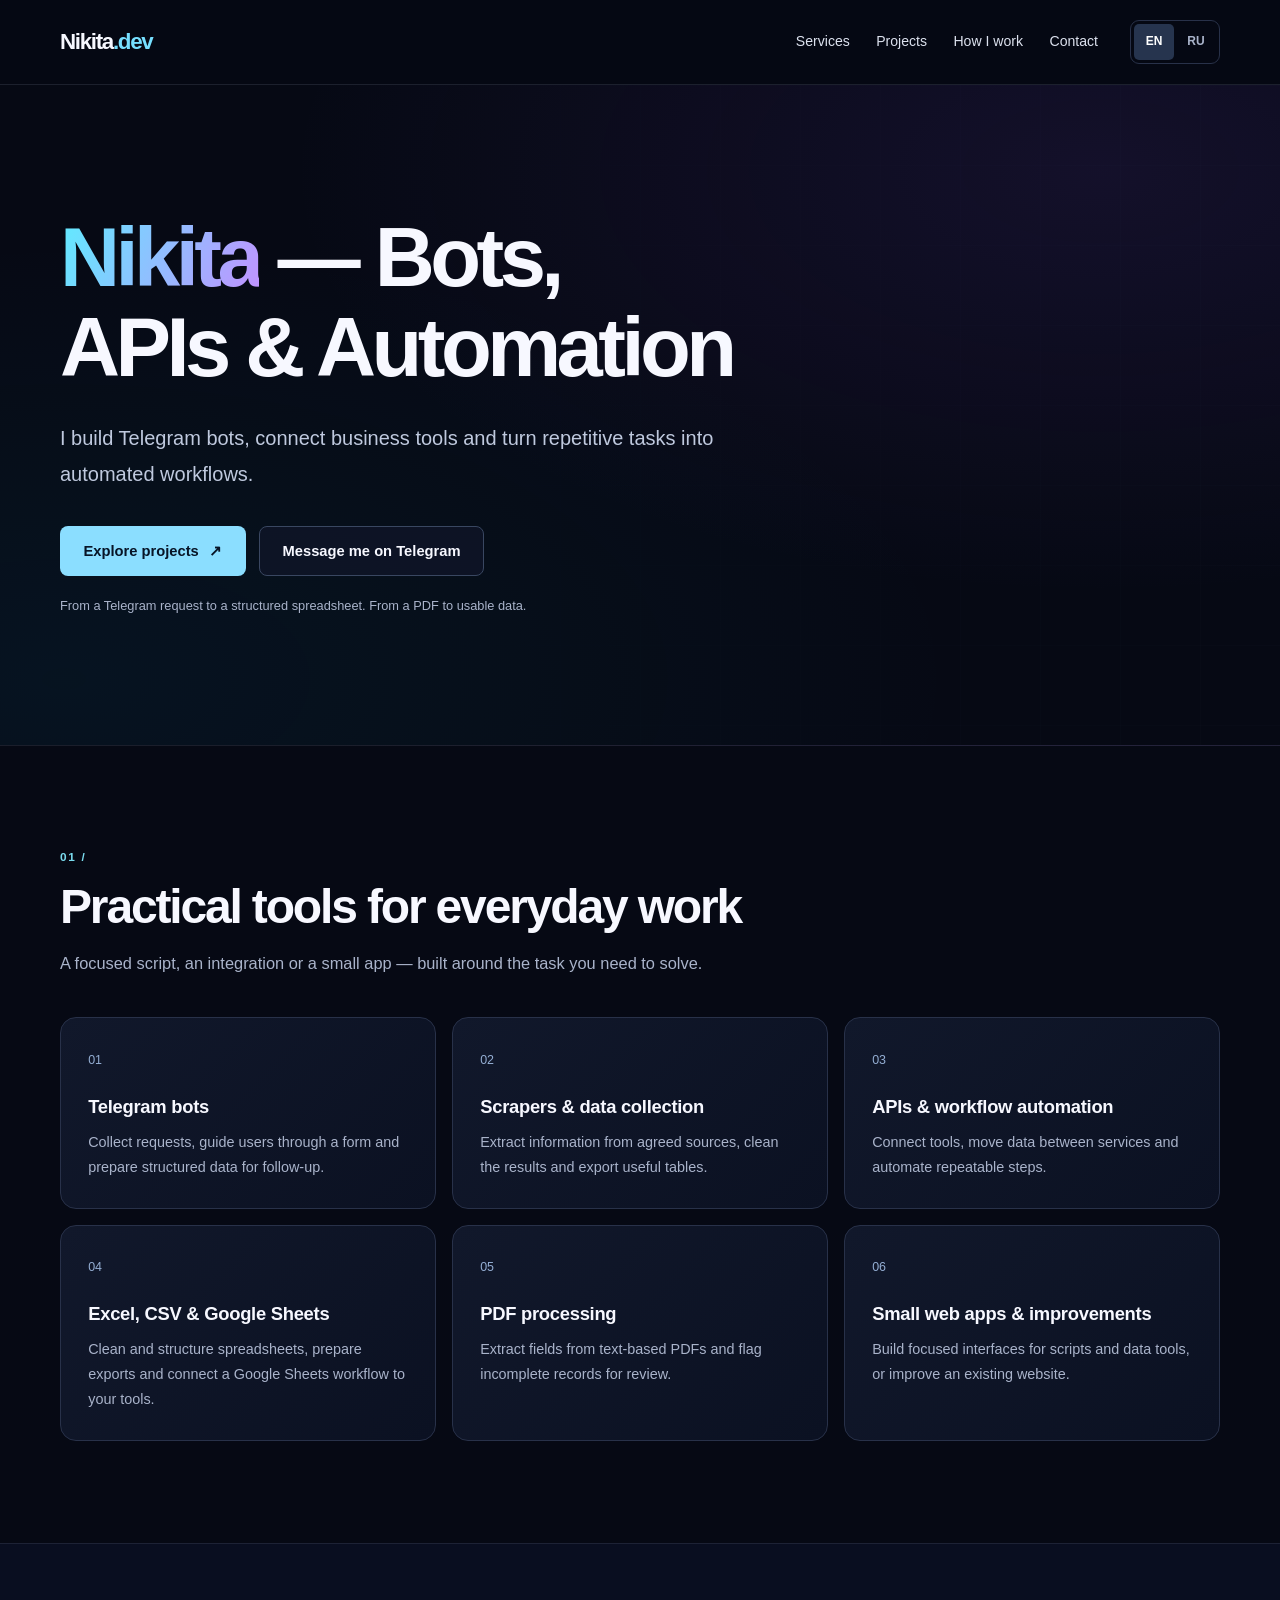
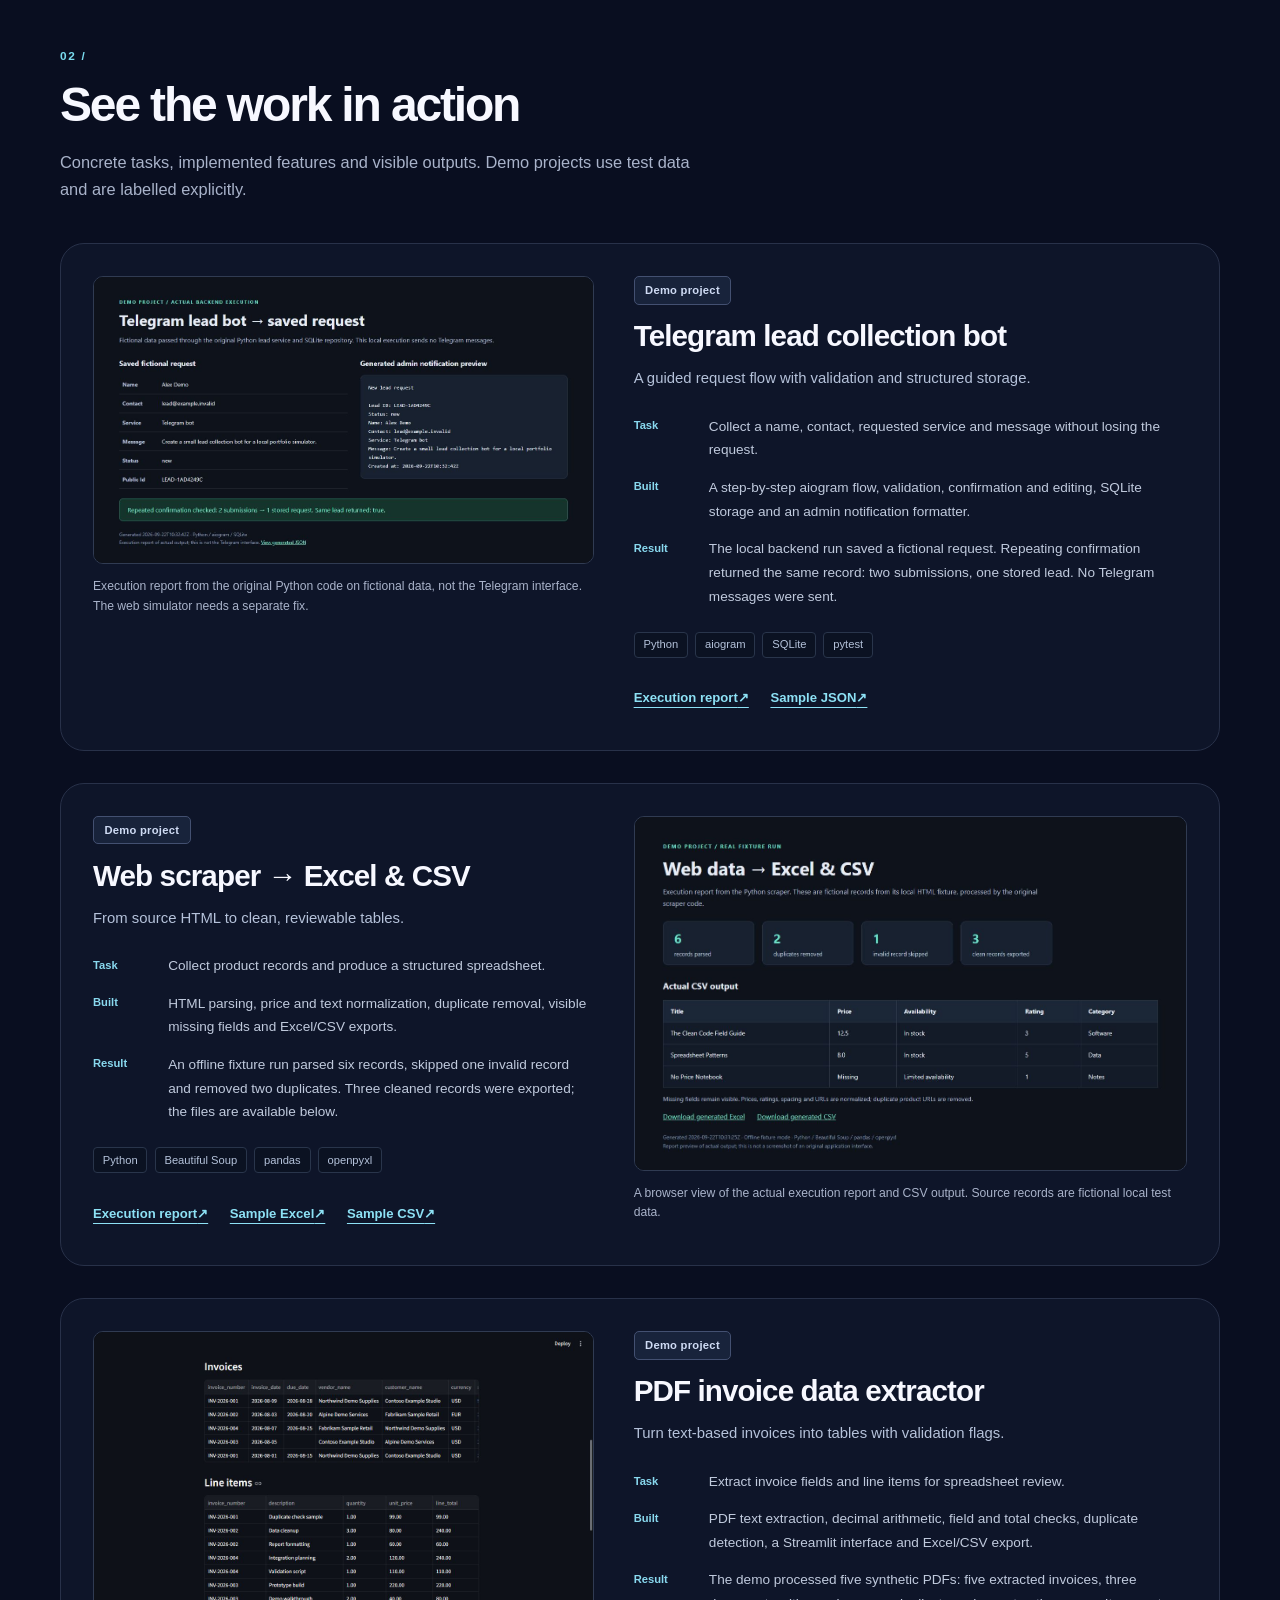
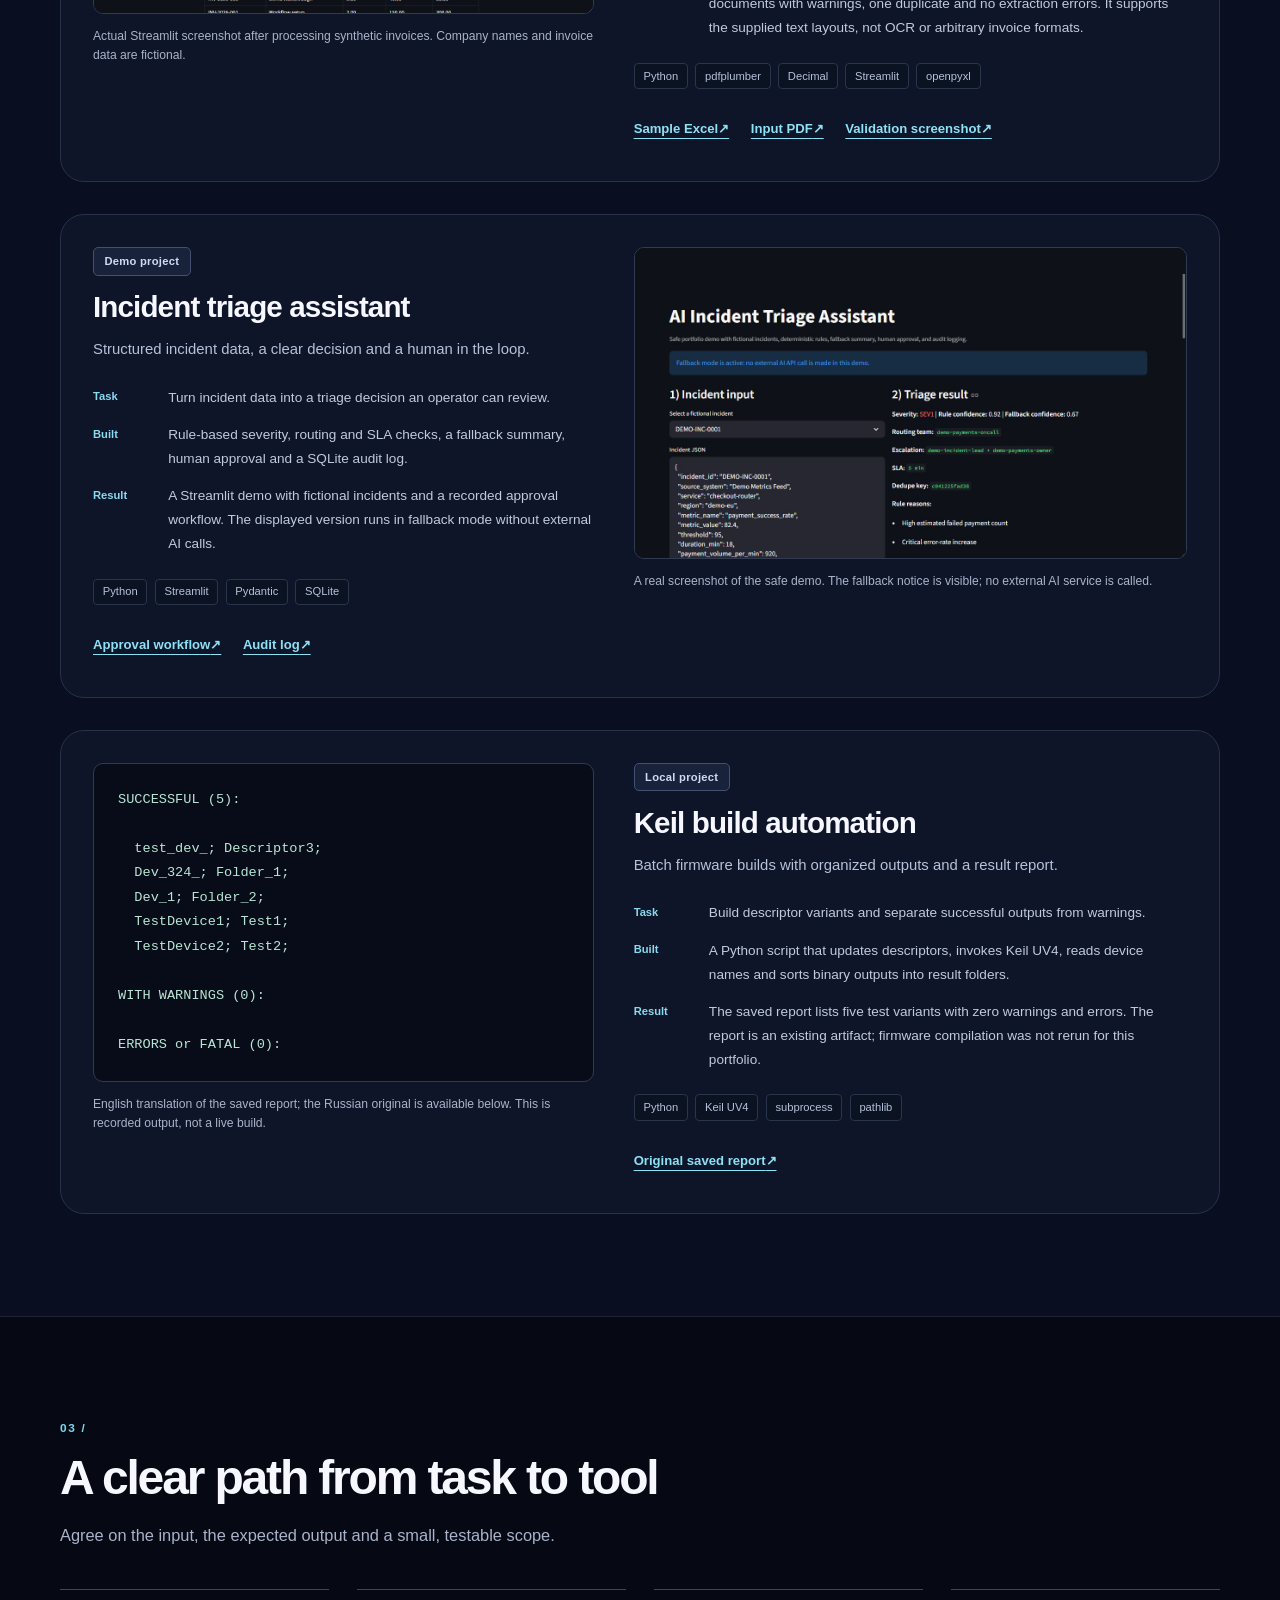
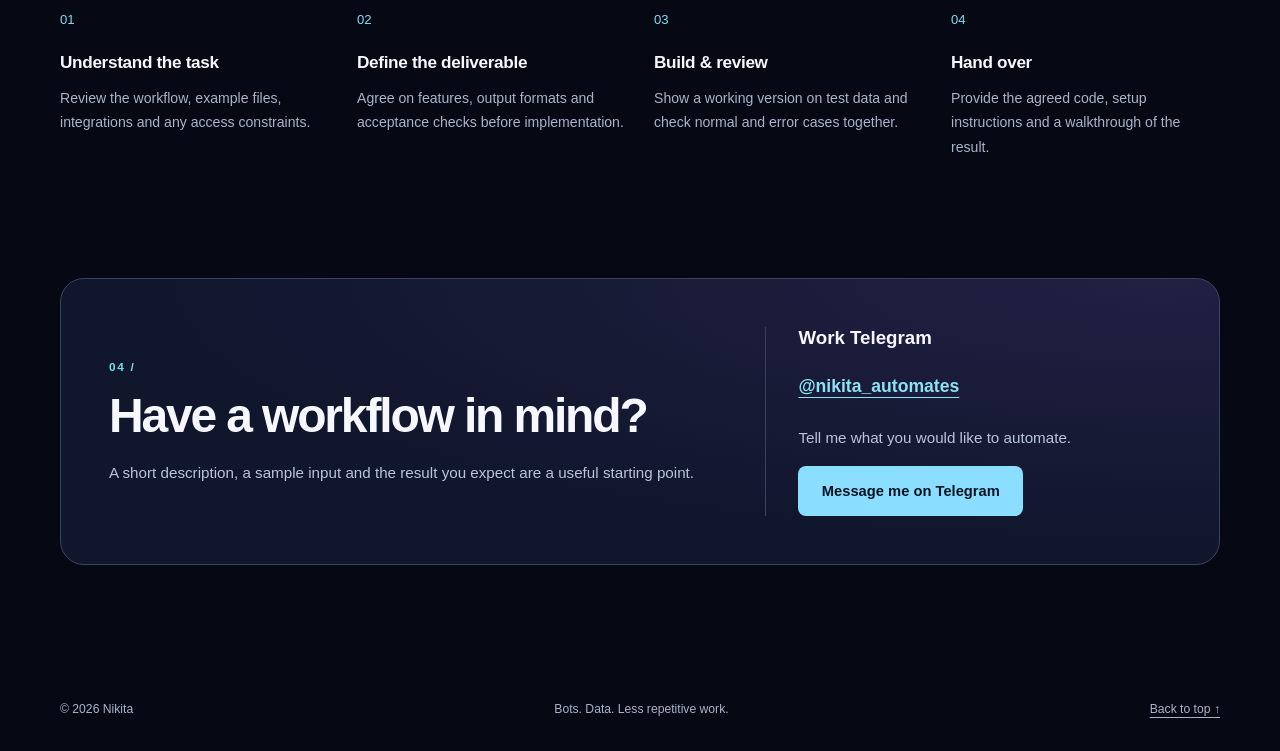
<file: index.html>
<!doctype html>
<html lang="en">
<head>
  <meta charset="utf-8">
  <meta name="viewport" content="width=device-width, initial-scale=1">
  <meta name="color-scheme" content="dark">
  <meta name="description" content="Nikita builds Telegram bots, data scrapers, API integrations and practical automation. Explore working demos with real outputs.">
  <meta name="keywords" content="Telegram bots, Python, web scraping, API integrations, Excel, CSV, Google Sheets, PDF, automation">
  <meta name="author" content="Nikita">
  <meta property="og:title" content="Nikita — Bots, APIs & Automation">
  <meta property="og:description" content="Telegram bots, data tools and practical automation. Working demos with real outputs.">
  <meta property="og:type" content="website">
  <meta property="og:locale" content="en_US">
  <meta property="og:url" content="https://tipotoper123-lgtm.github.io/portfolio/">
  <meta name="twitter:card" content="summary">
  <meta name="twitter:title" content="Nikita — Bots, APIs & Automation">
  <meta name="twitter:description" content="Telegram bots, data tools and practical automation. Working demos with real outputs.">
  <title>Nikita — Bots, APIs & Automation</title>
  <link rel="icon" href="favicon.svg" type="image/svg+xml">
  <link rel="stylesheet" href="style.css">
  <script src="config.js" defer></script>
  <script src="content.js" defer></script>
  <script src="projects.js" defer></script>
  <script src="script.js" defer></script>
</head>
<body>
  <a class="skip-link" href="#main" data-i18n="skip">Skip to content</a>
  <header class="site-header"><div class="container header-inner">
    <a class="brand" href="#hero" aria-label="Nikita — home" data-i18n-aria="home">Nikita<span>.dev</span></a>
    <nav id="site-nav" class="site-nav" aria-label="Main navigation" data-i18n-aria="navigation">
      <a href="#services" data-i18n="navServices">Services</a><a href="#projects" data-i18n="navProjects">Projects</a><a href="#process" data-i18n="navProcess">How I work</a><a href="#contact" data-i18n="navContact">Contact</a>
    </nav>
    <div class="header-controls"><div class="language-switch" role="group" aria-label="Language" data-i18n-aria="language" hidden><button type="button" data-lang="en" lang="en" aria-label="English" aria-pressed="true">EN</button><button type="button" data-lang="ru" lang="ru" aria-label="Русский" aria-pressed="false">RU</button></div><button type="button" class="menu-toggle" aria-controls="site-nav" aria-expanded="false" aria-label="Open menu" hidden><span data-i18n="menu">Menu</span><span aria-hidden="true">☰</span></button></div>
  </div></header>
  <main id="main" tabindex="-1">
    <section id="hero" class="hero" aria-labelledby="hero-title"><div class="container"><div class="hero-content">
      <h1 id="hero-title"><span class="gradient-text" data-i18n="name">Nikita</span><span data-i18n="heroTitle"> — Bots, APIs & Automation</span></h1>
      <p class="hero-lead" data-i18n="heroLead">I build Telegram bots, connect business tools and turn repetitive tasks into automated workflows.</p>
      <div class="hero-actions"><a class="button button-primary" href="#projects"><span data-i18n="viewProjects">Explore projects</span><span aria-hidden="true">↗</span></a><a class="button button-secondary" data-telegram-link="action" hidden rel="noopener noreferrer" target="_blank">Message me on Telegram</a></div>
      <p class="hero-note" data-i18n="heroNote">From a Telegram request to a structured spreadsheet. From a PDF to usable data.</p>
    </div></div></section>
    <section id="services" class="section" aria-labelledby="services-title"><div class="container">
      <div class="section-heading"><span class="section-number" aria-hidden="true">01 /</span><h2 id="services-title" data-i18n="servicesTitle">Practical tools for everyday work</h2><p data-i18n="servicesIntro">A focused script, an integration or a small app — built around the task you need to solve.</p></div>
      <div class="services-grid">
        <article class="service"><span class="service-number" aria-hidden="true">01</span><h3 data-i18n="service1Title">Telegram bots</h3><p data-i18n="service1Text">Collect requests, guide users through a form and prepare structured data for follow-up.</p></article>
        <article class="service"><span class="service-number" aria-hidden="true">02</span><h3 data-i18n="service2Title">Scrapers & data collection</h3><p data-i18n="service2Text">Extract information from agreed sources, clean the results and export useful tables.</p></article>
        <article class="service"><span class="service-number" aria-hidden="true">03</span><h3 data-i18n="service3Title">APIs & workflow automation</h3><p data-i18n="service3Text">Connect tools, move data between services and automate repeatable steps.</p></article>
        <article class="service"><span class="service-number" aria-hidden="true">04</span><h3 data-i18n="service4Title">Excel, CSV & Google Sheets</h3><p data-i18n="service4Text">Clean and structure spreadsheets, prepare exports and connect a Google Sheets workflow to your tools.</p></article>
        <article class="service"><span class="service-number" aria-hidden="true">05</span><h3 data-i18n="service5Title">PDF processing</h3><p data-i18n="service5Text">Extract fields from text-based PDFs and flag incomplete records for review.</p></article>
        <article class="service"><span class="service-number" aria-hidden="true">06</span><h3 data-i18n="service6Title">Small web apps & improvements</h3><p data-i18n="service6Text">Build focused interfaces for scripts and data tools, or improve an existing website.</p></article>
      </div>
    </div></section>
    <section id="projects" class="section" aria-labelledby="projects-title"><div class="container">
      <div class="section-heading"><span class="section-number" aria-hidden="true">02 /</span><h2 id="projects-title" data-i18n="projectsTitle">See the work in action</h2><p data-i18n="projectsIntro">Concrete tasks, implemented features and visible outputs. Demo projects use test data and are labelled explicitly.</p></div>
      <div class="project-list" id="project-list"></div>
      <noscript><p>Enable JavaScript to view the bilingual project catalogue and change language. The portfolio uses no analytics or contact form.</p></noscript>
    </div></section>
    <section id="process" class="section" aria-labelledby="process-title"><div class="container">
      <div class="section-heading"><span class="section-number" aria-hidden="true">03 /</span><h2 id="process-title" data-i18n="processTitle">A clear path from task to tool</h2><p data-i18n="processIntro">Agree on the input, the expected output and a small, testable scope.</p></div>
      <ol class="process-list"><li><h3 data-i18n="process1Title">Understand the task</h3><p data-i18n="process1Text">Review the workflow, example files, integrations and any access constraints.</p></li><li><h3 data-i18n="process2Title">Define the deliverable</h3><p data-i18n="process2Text">Agree on features, output formats and acceptance checks before implementation.</p></li><li><h3 data-i18n="process3Title">Build & review</h3><p data-i18n="process3Text">Show a working version on test data and check normal and error cases together.</p></li><li><h3 data-i18n="process4Title">Hand over</h3><p data-i18n="process4Text">Provide the agreed code, setup instructions and a walkthrough of the result.</p></li></ol>
    </div></section>
    <section id="contact" class="section" aria-labelledby="contact-title"><div class="container contact-panel">
      <div><span class="section-number" aria-hidden="true">04 /</span><h2 id="contact-title" data-i18n="contactTitle">Have a workflow in mind?</h2><p data-i18n="contactIntro">A short description, a sample input and the result you expect are a useful starting point.</p></div>
      <div class="contact-details"><h3 data-i18n="contactChannel">Work Telegram</h3><a class="contact-username" data-telegram-link="username" dir="ltr" hidden rel="noopener noreferrer" target="_blank"></a><p id="contact-status" class="contact-status" data-i18n="contactReady">Tell me what you would like to automate.</p><a id="telegram-link" class="button button-primary" data-telegram-link="action" hidden rel="noopener noreferrer" target="_blank">Message me on Telegram</a></div>
    </div></section>
  </main>
  <footer class="site-footer"><div class="container footer-inner"><p>© <span id="year">2026</span> <span data-i18n="name">Nikita</span></p><p data-i18n="footerText">Bots. Data. Less repetitive work.</p><a href="#hero" data-i18n="backTop">Back to top ↑</a></div></footer>
</body>
</html>
</file>
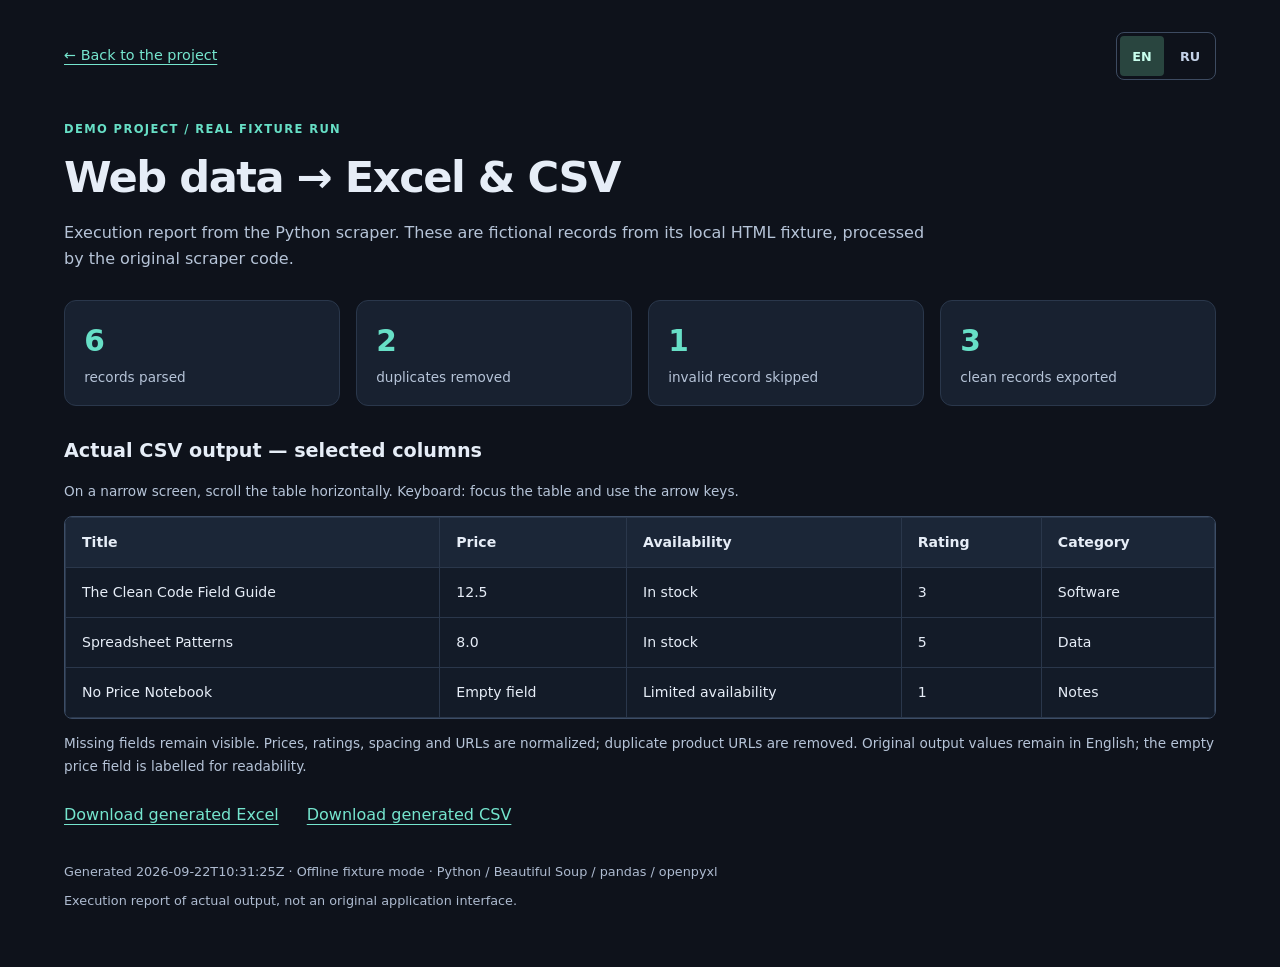
<file: assets/scraper-output-demo.html>
<!doctype html>
<html lang="en">
<head>
  <meta charset="utf-8">
  <meta name="viewport" content="width=device-width, initial-scale=1">
  <meta name="color-scheme" content="dark">
  <meta name="description" content="Python scraper execution report: fictional local test data cleaned and exported to Excel and CSV.">
  <title>Web scraper — execution report</title>
  <style>
    * { box-sizing: border-box; }
    body { margin: 0; background: #0e121b; color: #e6edf7; font: 16px/1.65 system-ui, sans-serif; }
    .page { width: min(100% - 3rem, 1152px); margin-inline: auto; padding-block: 2rem 3rem; }
    .topbar { display: flex; justify-content: space-between; align-items: center; flex-wrap: wrap; gap: 1rem; margin-bottom: 2.5rem; }
    a { color: #75e5ce; text-underline-offset: 4px; }
    a:hover { color: #c0f8ec; }
    :focus-visible { outline: 3px solid #75e5ce; outline-offset: 4px; }
    .back { display: inline-flex; align-items: center; min-height: 44px; font-size: 0.9rem; }
    .languages { display: flex; gap: 4px; padding: 3px; border: 1px solid #3d4b61; border-radius: 8px; }
    .languages button { min-width: 44px; min-height: 40px; border: 0; border-radius: 4px; padding: 0.3rem 0.55rem; background: transparent; color: #c4d2e8; font: 600 0.8rem system-ui, sans-serif; cursor: pointer; }
    .languages button[aria-pressed="true"] { background: #29453f; color: #c9ffee; }
    [hidden] { display: none !important; }
    .label { color: #67dfc6; font-size: 0.72rem; font-weight: 700; letter-spacing: 0.12em; }
    h1 { font-size: clamp(1.85rem, 4.3vw, 2.7rem); line-height: 1.2; letter-spacing: -0.035em; margin: 0.8rem 0; text-wrap: balance; }
    h2 { font-size: 1.2rem; line-height: 1.4; margin-top: 2rem; }
    .intro { color: #b6c4d8; max-width: 870px; }
    .metrics { display: grid; grid-template-columns: repeat(4, minmax(0, 1fr)); gap: 1rem; margin: 1.75rem 0; }
    .metrics div { min-width: 0; background: #182130; border: 1px solid #2a374b; border-radius: 12px; padding: 1rem 1.2rem; font-size: 0.85rem; color: #b6c4d8; }
    .metrics strong { display: block; color: #67dfc6; font-size: 1.85rem; }
    .table-scroll { overflow-x: auto; border: 1px solid #3c4d66; border-radius: 8px; }
    table { width: 100%; min-width: 650px; border-collapse: collapse; font-size: 0.88rem; }
    th, td { padding: 0.8rem 1rem; text-align: left; border: 1px solid #2a374b; }
    th { background: #1b2637; font-weight: 600; }
    td { background: #131b28; }
    .note { color: #b6c4d8; font-size: 0.85rem; }
    .links { display: flex; flex-wrap: wrap; gap: 0.5rem 1.75rem; }
    .links a { display: inline-flex; align-items: center; min-height: 44px; }
    footer { color: #aebbd0; font-size: 0.8rem; margin-top: 1.5rem; }
    footer p { margin: 0.5rem 0; }
    @media (max-width: 850px) { .metrics { grid-template-columns: repeat(2, minmax(0, 1fr)); } .topbar { margin-bottom: 1.75rem; } }
    @media (max-width: 440px) { .page { width: calc(100% - 2rem); padding-top: 1rem; } .metrics { gap: 0.65rem; } .metrics div { padding: 0.8rem; } }
    @media (forced-colors: active) { .languages button[aria-pressed="true"] { border: 1px solid ButtonText; } }
  </style>
</head>
<body>
  <div class="page">
    <header class="topbar">
      <a class="back" href="../index.html#project-scraper-excel" data-i18n="back">← Back to the project</a>
      <div class="languages" role="group" aria-label="Language" data-i18n-aria="language" hidden><button type="button" data-lang="en" lang="en" aria-label="English" aria-pressed="true">EN</button><button type="button" data-lang="ru" lang="ru" aria-label="Русский" aria-pressed="false">RU</button></div>
    </header>
    <main>
      <p class="label" data-i18n="label">DEMO PROJECT / REAL FIXTURE RUN</p>
      <h1 data-i18n="heading">Web data → Excel & CSV</h1>
      <p class="intro" data-i18n="intro">Execution report from the Python scraper. These are fictional records from its local HTML fixture, processed by the original scraper code.</p>
      <div class="metrics">
        <div><strong>6</strong><span data-i18n="parsed">records parsed</span></div>
        <div><strong>2</strong><span data-i18n="duplicates">duplicates removed</span></div>
        <div><strong>1</strong><span data-i18n="invalid">invalid record skipped</span></div>
        <div><strong>3</strong><span data-i18n="exported">clean records exported</span></div>
      </div>
      <h2 id="output-heading" data-i18n="output">Actual CSV output — selected columns</h2>
      <p class="note" id="table-help" data-i18n="tableHelp">On a narrow screen, scroll the table horizontally. Keyboard: focus the table and use the arrow keys.</p>
      <div class="table-scroll" role="region" aria-labelledby="output-heading" aria-describedby="table-help" tabindex="0">
        <table>
          <thead><tr><th scope="col" data-i18n="titleColumn">Title</th><th scope="col" data-i18n="price">Price</th><th scope="col" data-i18n="availability">Availability</th><th scope="col" data-i18n="rating">Rating</th><th scope="col" data-i18n="category">Category</th></tr></thead>
          <tbody lang="en">
            <tr><td>The Clean Code Field Guide</td><td>12.5</td><td>In stock</td><td>3</td><td>Software</td></tr>
            <tr><td>Spreadsheet Patterns</td><td>8.0</td><td>In stock</td><td>5</td><td>Data</td></tr>
            <tr><td>No Price Notebook</td><td><span data-i18n="missing" data-localized-value>Empty field</span></td><td>Limited availability</td><td>1</td><td>Notes</td></tr>
          </tbody>
        </table>
      </div>
      <p class="note" data-i18n="note">Missing fields remain visible. Prices, ratings, spacing and URLs are normalized; duplicate product URLs are removed. Original output values remain in English; the empty price field is labelled for readability.</p>
      <p class="links"><a href="books.xlsx" download data-i18n="excel">Download generated Excel</a><a href="books.csv" download data-i18n="csv">Download generated CSV</a></p>
    </main>
    <footer>
      <p><span data-i18n="generated">Generated</span> <time datetime="2026-09-22T10:31:25Z">2026-09-22T10:31:25Z</time> · <span data-i18n="mode">Offline fixture mode</span> · Python / Beautiful Soup / pandas / openpyxl</p>
      <p data-i18n="disclosure">Execution report of actual output, not an original application interface.</p>
    </footer>
  </div>
  <script>
    (() => {
      'use strict';
      const key = 'nikita-portfolio-language';
      const translations = {
        en: {
          title: 'Web scraper — execution report', description: 'Python scraper execution report: fictional local test data cleaned and exported to Excel and CSV.',
          back: '← Back to the project', language: 'Language', label: 'DEMO PROJECT / REAL FIXTURE RUN', heading: 'Web data → Excel & CSV',
          intro: 'Execution report from the Python scraper. These are fictional records from its local HTML fixture, processed by the original scraper code.',
          parsed: 'records parsed', duplicates: 'duplicates removed', invalid: 'invalid record skipped', exported: 'clean records exported',
          output: 'Actual CSV output — selected columns', tableHelp: 'On a narrow screen, scroll the table horizontally. Keyboard: focus the table and use the arrow keys.',
          titleColumn: 'Title', price: 'Price', availability: 'Availability', rating: 'Rating', category: 'Category', missing: 'Empty field',
          note: 'Missing fields remain visible. Prices, ratings, spacing and URLs are normalized; duplicate product URLs are removed. Original output values remain in English; the empty price field is labelled for readability.',
          excel: 'Download generated Excel', csv: 'Download generated CSV', generated: 'Generated', mode: 'Offline fixture mode',
          disclosure: 'Execution report of actual output, not an original application interface.'
        },
        ru: {
          title: 'Парсер данных — отчёт запуска', description: 'Отчёт запуска Python-парсера: вымышленные локальные тестовые данные очищены и выгружены в Excel и CSV.',
          back: '← Вернуться к проекту', language: 'Язык', label: 'ДЕМОНСТРАЦИОННЫЙ ПРОЕКТ / РЕАЛЬНЫЙ ТЕСТОВЫЙ ЗАПУСК', heading: 'Данные со страницы → Excel и CSV',
          intro: 'Отчёт запуска Python-парсера. Вымышленные записи из локального тестового HTML обработаны исходным кодом парсера.',
          parsed: 'записей разобрано', duplicates: 'дубликата удалено', invalid: 'некорректная запись пропущена', exported: 'очищенные записи выгружены',
          output: 'Фактический CSV — выбранные столбцы', tableHelp: 'На узком экране прокручивайте таблицу по горизонтали. С клавиатуры: перейдите к таблице клавишей Tab и используйте стрелки.',
          titleColumn: 'Название', price: 'Цена', availability: 'Наличие', rating: 'Рейтинг', category: 'Категория', missing: 'Пустое поле',
          note: 'Пропуски остаются видимыми. Цены, рейтинги, пробелы и URL нормализованы; записи с одинаковыми URL товаров удалены. Исходные значения оставлены на английском языке; пустая цена обозначена текстом для наглядности.',
          excel: 'Скачать сформированный Excel', csv: 'Скачать сформированный CSV', generated: 'Создано', mode: 'Локальные тестовые данные',
          disclosure: 'Отчёт фактического выполнения, а не исходный интерфейс приложения.'
        }
      };
      function setLanguage(value, persist) {
        const language = value === 'ru' ? 'ru' : 'en';
        const t = translations[language];
        document.documentElement.lang = language;
        document.title = t.title;
        document.querySelector('meta[name="description"]').content = t.description;
        document.querySelectorAll('[data-i18n]').forEach(element => { element.textContent = t[element.dataset.i18n]; });
        document.querySelectorAll('[data-i18n-aria]').forEach(element => { element.setAttribute('aria-label', t[element.dataset.i18nAria]); });
        document.querySelectorAll('[data-localized-value]').forEach(element => { element.lang = language; });
        document.querySelectorAll('[data-lang]').forEach(button => { button.setAttribute('aria-pressed', String(button.dataset.lang === language)); });
        if (persist) { try { localStorage.setItem(key, language); } catch { /* Preference storage is optional. */ } }
      }
      let saved = 'en';
      try { saved = localStorage.getItem(key); } catch { /* English remains the default. */ }
      setLanguage(saved, false);
      document.querySelectorAll('[data-lang]').forEach(button => { button.addEventListener('click', () => setLanguage(button.dataset.lang, true)); });
      document.querySelector('.languages').hidden = false;
    })();
  </script>
</body>
</html>
</file>
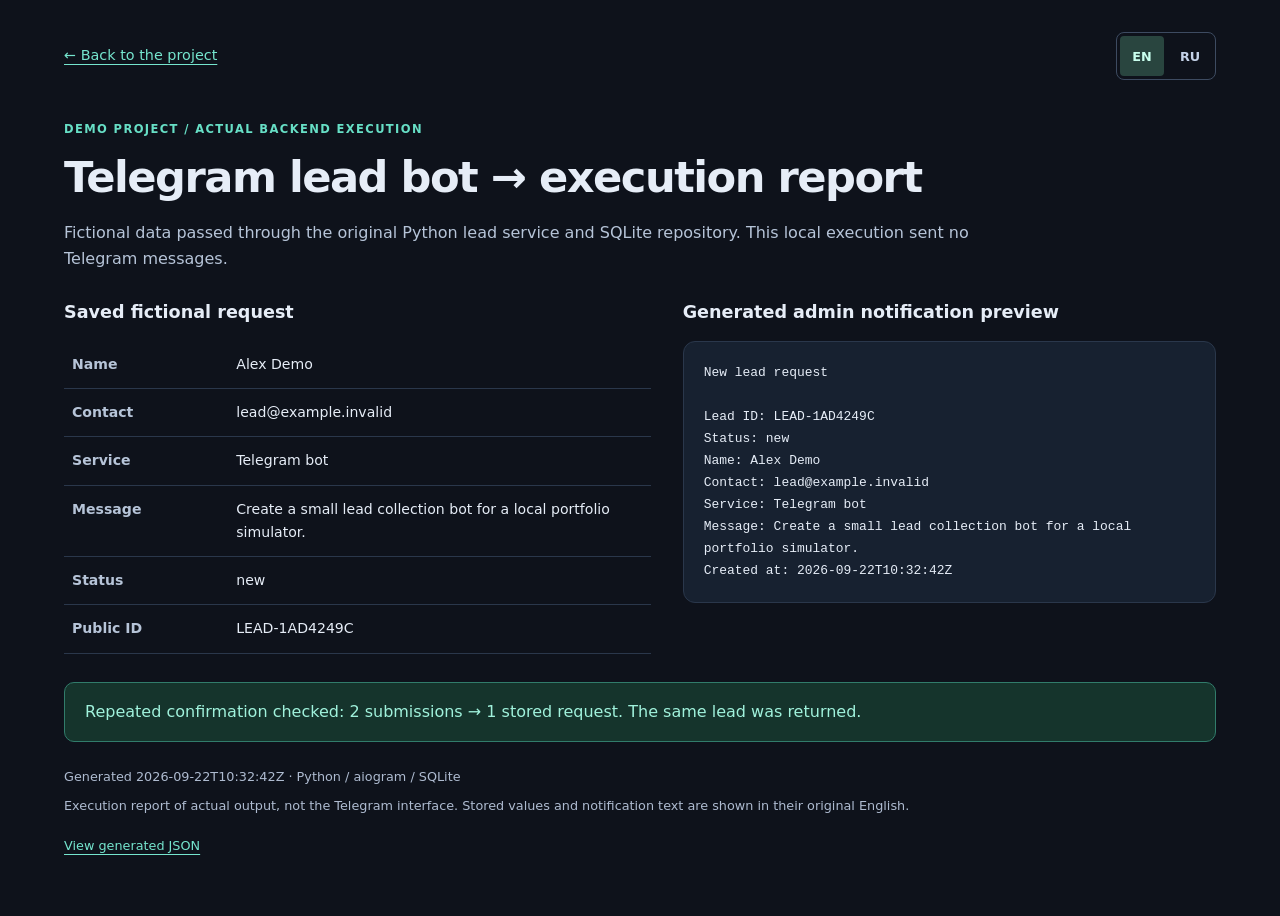
<file: assets/telegram-output-demo.html>
<!doctype html>
<html lang="en">
<head>
  <meta charset="utf-8">
  <meta name="viewport" content="width=device-width, initial-scale=1">
  <meta name="color-scheme" content="dark">
  <meta name="description" content="Execution report of the Telegram lead bot on fictional data. No Telegram messages were sent.">
  <title>Telegram lead bot — execution report</title>
  <style>
    * { box-sizing: border-box; }
    body { margin: 0; background: #0e121b; color: #e6edf7; font: 16px/1.65 system-ui, sans-serif; }
    .page { width: min(100% - 3rem, 1152px); margin-inline: auto; padding-block: 2rem 3rem; }
    .topbar { display: flex; justify-content: space-between; align-items: center; flex-wrap: wrap; gap: 1rem; margin-bottom: 2.5rem; }
    a { color: #75e5ce; text-underline-offset: 4px; }
    a:hover { color: #c0f8ec; }
    :focus-visible { outline: 3px solid #75e5ce; outline-offset: 4px; }
    .back { display: inline-flex; align-items: center; min-height: 44px; font-size: 0.9rem; }
    .languages { display: flex; gap: 4px; padding: 3px; border: 1px solid #3d4b61; border-radius: 8px; }
    .languages button { min-width: 44px; min-height: 40px; border: 0; border-radius: 4px; padding: 0.3rem 0.55rem; background: transparent; color: #c4d2e8; font: 600 0.8rem system-ui, sans-serif; cursor: pointer; }
    .languages button[aria-pressed="true"] { background: #29453f; color: #c9ffee; }
    [hidden] { display: none !important; }
    .label { color: #67dfc6; font-size: 0.72rem; letter-spacing: 0.12em; font-weight: 700; }
    h1 { font-size: clamp(1.85rem, 4.3vw, 2.7rem); line-height: 1.2; letter-spacing: -0.035em; margin: 0.8rem 0; text-wrap: balance; }
    .intro { color: #b6c4d8; max-width: 970px; }
    .grid { display: grid; grid-template-columns: minmax(0, 1.1fr) minmax(0, 1fr); gap: 2rem; margin-top: 1.75rem; }
    .grid > section { min-width: 0; }
    h2 { font-size: 1.1rem; line-height: 1.4; margin: 0 0 1rem; }
    table { width: 100%; border-collapse: collapse; font-size: 0.88rem; table-layout: fixed; }
    th, td { text-align: left; vertical-align: top; border-bottom: 1px solid #2a374b; padding: 0.75rem 0.5rem; overflow-wrap: anywhere; }
    th { color: #b6c4d8; width: 28%; font-weight: 600; }
    pre { white-space: pre-wrap; overflow-wrap: anywhere; margin: 0; background: #172130; border: 1px solid #2a374b; border-radius: 12px; padding: 1.25rem; font: 0.81rem/1.7 ui-monospace, Consolas, monospace; }
    .status { padding: 1rem 1.25rem; border: 1px solid #317c6b; background: #15342c; border-radius: 10px; color: #a0f2dc; margin-top: 1.75rem; }
    footer { font-size: 0.8rem; color: #aebbd0; margin-top: 1.5rem; }
    footer p { margin: 0.5rem 0; }
    footer a { display: inline-block; min-height: 44px; padding-block: 0.65rem; }
    @media (max-width: 760px) { .grid { grid-template-columns: 1fr; } .topbar { margin-bottom: 1.75rem; } }
    @media (max-width: 440px) { .page { width: calc(100% - 2rem); padding-top: 1rem; } th { width: 30%; } th, td { padding-inline: 0.3rem; } pre { padding: 1rem; } .status { padding: 1rem; } }
    @media (forced-colors: active) { .languages button[aria-pressed="true"] { border: 1px solid ButtonText; } }
  </style>
</head>
<body>
  <div class="page">
    <header class="topbar">
      <a class="back" href="../index.html#project-telegram-leads" data-i18n="back">← Back to the project</a>
      <div class="languages" role="group" aria-label="Language" data-i18n-aria="language" hidden><button type="button" data-lang="en" lang="en" aria-label="English" aria-pressed="true">EN</button><button type="button" data-lang="ru" lang="ru" aria-label="Русский" aria-pressed="false">RU</button></div>
    </header>
    <main>
      <p class="label" data-i18n="label">DEMO PROJECT / ACTUAL BACKEND EXECUTION</p>
      <h1 data-i18n="heading">Telegram lead bot → execution report</h1>
      <p class="intro" data-i18n="intro">Fictional data passed through the original Python lead service and SQLite repository. This local execution sent no Telegram messages.</p>
      <div class="grid">
        <section aria-labelledby="request-heading">
          <h2 id="request-heading" data-i18n="requestHeading">Saved fictional request</h2>
          <table><tbody>
            <tr><th scope="row" data-i18n="name">Name</th><td lang="en">Alex Demo</td></tr>
            <tr><th scope="row" data-i18n="contact">Contact</th><td>lead@example.invalid</td></tr>
            <tr><th scope="row" data-i18n="service">Service</th><td lang="en">Telegram bot</td></tr>
            <tr><th scope="row" data-i18n="message">Message</th><td lang="en">Create a small lead collection bot for a local portfolio simulator.</td></tr>
            <tr><th scope="row" data-i18n="statusLabel">Status</th><td lang="en">new</td></tr>
            <tr><th scope="row" data-i18n="publicId">Public ID</th><td>LEAD-1AD4249C</td></tr>
          </tbody></table>
        </section>
        <section aria-labelledby="notification-heading">
          <h2 id="notification-heading" data-i18n="notificationHeading">Generated admin notification preview</h2>
          <pre lang="en">New lead request

Lead ID: LEAD-1AD4249C
Status: new
Name: Alex Demo
Contact: lead@example.invalid
Service: Telegram bot
Message: Create a small lead collection bot for a local portfolio simulator.
Created at: 2026-09-22T10:32:42Z</pre>
        </section>
      </div>
      <p class="status" data-i18n="result">Repeated confirmation checked: 2 submissions → 1 stored request. The same lead was returned.</p>
    </main>
    <footer>
      <p><span data-i18n="generated">Generated</span> <time datetime="2026-09-22T10:32:42Z">2026-09-22T10:32:42Z</time> · Python / aiogram / SQLite</p>
      <p data-i18n="disclosure">Execution report of actual output, not the Telegram interface. Stored values and notification text are shown in their original English.</p>
      <a href="telegram-demo-result.json" data-i18n="json">View generated JSON</a>
    </footer>
  </div>
  <script>
    (() => {
      'use strict';
      const key = 'nikita-portfolio-language';
      const translations = {
        en: {
          title: 'Telegram lead bot — execution report', description: 'Execution report of the Telegram lead bot on fictional data. No Telegram messages were sent.',
          back: '← Back to the project', language: 'Language', label: 'DEMO PROJECT / ACTUAL BACKEND EXECUTION',
          heading: 'Telegram lead bot → execution report',
          intro: 'Fictional data passed through the original Python lead service and SQLite repository. This local execution sent no Telegram messages.',
          requestHeading: 'Saved fictional request', name: 'Name', contact: 'Contact', service: 'Service', message: 'Message', statusLabel: 'Status', publicId: 'Public ID',
          notificationHeading: 'Generated admin notification preview',
          result: 'Repeated confirmation checked: 2 submissions → 1 stored request. The same lead was returned.',
          generated: 'Generated', disclosure: 'Execution report of actual output, not the Telegram interface. Stored values and notification text are shown in their original English.', json: 'View generated JSON'
        },
        ru: {
          title: 'Telegram-бот для заявок — отчёт запуска', description: 'Отчёт запуска Telegram-бота на вымышленных данных. Сообщения в Telegram не отправлялись.',
          back: '← Вернуться к проекту', language: 'Язык', label: 'ДЕМОНСТРАЦИОННЫЙ ПРОЕКТ / РЕАЛЬНЫЙ ЗАПУСК ЯДРА',
          heading: 'Telegram-бот для заявок → отчёт запуска',
          intro: 'Вымышленные данные обработаны исходным Python-сервисом заявок и сохранены в SQLite. При этом локальном запуске сообщения в Telegram не отправлялись.',
          requestHeading: 'Сохранённая вымышленная заявка', name: 'Имя', contact: 'Контакт', service: 'Услуга', message: 'Сообщение', statusLabel: 'Статус', publicId: 'Публичный ID',
          notificationHeading: 'Подготовленный текст уведомления администратору',
          result: 'Проверено повторное подтверждение: 2 отправки → 1 сохранённая заявка. Возвращена та же запись.',
          generated: 'Создано', disclosure: 'Отчёт фактического выполнения, а не интерфейс Telegram. Значения записи и текст уведомления приведены на исходном английском языке.', json: 'Посмотреть сформированный JSON'
        }
      };
      function setLanguage(value, persist) {
        const language = value === 'ru' ? 'ru' : 'en';
        const t = translations[language];
        document.documentElement.lang = language;
        document.title = t.title;
        document.querySelector('meta[name="description"]').content = t.description;
        document.querySelectorAll('[data-i18n]').forEach(element => { element.textContent = t[element.dataset.i18n]; });
        document.querySelectorAll('[data-i18n-aria]').forEach(element => { element.setAttribute('aria-label', t[element.dataset.i18nAria]); });
        document.querySelectorAll('[data-lang]').forEach(button => { button.setAttribute('aria-pressed', String(button.dataset.lang === language)); });
        if (persist) { try { localStorage.setItem(key, language); } catch { /* Preference storage is optional. */ } }
      }
      let saved = 'en';
      try { saved = localStorage.getItem(key); } catch { /* English remains the default. */ }
      setLanguage(saved, false);
      document.querySelectorAll('[data-lang]').forEach(button => { button.addEventListener('click', () => setLanguage(button.dataset.lang, true)); });
      document.querySelector('.languages').hidden = false;
    })();
  </script>
</body>
</html>
</file>
<file: style.css>
/* Nikita — portfolio. The original navy, cyan and purple palette is retained. */
:root {
    color-scheme: dark;
    --bg-darker: #060914;
    --bg-dark: #0a0e27;
    --bg-card: #10162a;
    --accent-blue: #00d4ff;
    --accent-purple: #a855f7;
    --text-primary: #f7f8ff;
    --text-secondary: #dce1ee;
    --text-muted: #a9b3ca;
    --border: #283149;
    --gradient-primary: linear-gradient(115deg, #67e5ff 8%, #bd95ff 95%);
    --spacing-xs: 0.5rem;
    --spacing-sm: 1rem;
    --spacing-md: 2rem;
    --spacing-lg: 4rem;
    --spacing-xl: 6rem;
    --font-primary: 'Inter', -apple-system, BlinkMacSystemFont, 'Segoe UI', sans-serif;
    --radius-sm: 8px;
    --radius-md: 16px;
    --radius-lg: 24px;
}

*, *::before, *::after { box-sizing: border-box; }
html { scroll-behavior: smooth; scroll-padding-top: 7rem; }
body {
    margin: 0;
    min-width: 280px;
    background: var(--bg-darker);
    color: var(--text-secondary);
    font-family: var(--font-primary);
    font-size: 1rem;
    line-height: 1.65;
    -webkit-font-smoothing: antialiased;
}
button, input, textarea { font: inherit; }
button, a { -webkit-tap-highlight-color: transparent; }
button { cursor: pointer; }
a { color: inherit; }
img { display: block; max-width: 100%; }
h1, h2, h3, p, ol, ul, dl, dd, figure { margin: 0; }
h1, h2, h3 { color: var(--text-primary); line-height: 1.16; text-wrap: balance; }
[hidden] { display: none !important; }
section[id], article[id] { scroll-margin-top: 0; }
::selection { background: #524689; color: #fff; }
:focus-visible { outline: 3px solid var(--accent-blue); outline-offset: 5px; }
.container { width: min(100% - 4rem, 1160px); margin-inline: auto; }
.skip-link {
    position: fixed;
    z-index: 100;
    top: 1rem;
    left: 1rem;
    padding: 0.7rem 1rem;
    border-radius: var(--radius-sm);
    background: var(--accent-blue);
    color: var(--bg-darker);
    font-weight: 700;
    transform: translateY(-200%);
}
.skip-link:focus { transform: translateY(0); }

/* Navigation */
.site-header {
    position: sticky;
    z-index: 30;
    top: 0;
    border-bottom: 1px solid rgba(169, 179, 202, 0.14);
    background: rgba(6, 9, 20, 0.94);
    backdrop-filter: blur(18px);
}
.header-inner { min-height: 84px; display: flex; align-items: center; gap: 2rem; }
.brand { flex-shrink: 0; font-size: 1.4rem; font-weight: 800; letter-spacing: -0.06em; color: var(--text-primary); text-decoration: none; }
.brand span { color: #76dfff; }
.site-nav { display: flex; align-items: center; justify-content: flex-end; gap: 1.65rem; margin-left: auto; }
.site-nav a { padding-block: 0.7rem; font-size: 0.88rem; font-weight: 500; text-decoration: none; }
.site-nav a:hover { color: #76dfff; }
.header-controls { display: flex; align-items: center; gap: 0.8rem; }
.language-switch { display: flex; padding: 3px; border: 1px solid var(--border); border-radius: 9px; gap: 2px; }
.language-switch button {
    min-width: 40px;
    min-height: 36px;
    padding: 0.35rem 0.55rem;
    border: 0;
    border-radius: 5px;
    background: transparent;
    color: var(--text-muted);
    font-size: 0.75rem;
    font-weight: 700;
}
.language-switch button:hover { color: var(--text-primary); background: #172039; }
.language-switch button[aria-pressed='true'] { background: #26344e; color: #fff; }
.menu-toggle { display: none; min-height: 44px; min-width: 44px; border: 1px solid var(--border); border-radius: 8px; color: var(--text-primary); background: var(--bg-card); padding: 0.45rem 0.75rem; }

/* Intro */
.hero {
    position: relative;
    isolation: isolate;
    overflow: hidden;
    padding-block: clamp(5rem, 10vw, 8.5rem) clamp(5.5rem, 10vw, 8rem);
    border-bottom: 1px solid rgba(169, 179, 202, 0.12);
    background: radial-gradient(ellipse at 86% 13%, rgba(100, 56, 171, 0.15), transparent 52%), radial-gradient(ellipse at 5% 90%, rgba(0, 145, 180, 0.08), transparent 52%);
}
.hero::after {
    position: absolute;
    z-index: -1;
    inset: 0;
    content: '';
    pointer-events: none;
    opacity: 0.16;
    background-image: linear-gradient(rgba(115, 139, 175, 0.12) 1px, transparent 1px), linear-gradient(90deg, rgba(115, 139, 175, 0.12) 1px, transparent 1px);
    background-size: 80px 80px;
    mask-image: linear-gradient(to right, transparent 15%, #000);
}
.hero-content { max-width: 960px; }
.eyebrow, .hero-eyebrow { margin-bottom: 1.5rem; color: #76dfff; font-size: 0.78rem; font-weight: 600; letter-spacing: 0.13em; text-transform: uppercase; }
.hero h1 { max-width: 1000px; font-size: clamp(2.9rem, 6.5vw, 5.25rem); font-weight: 750; letter-spacing: -0.055em; line-height: 1.08; }
.gradient-text { background: var(--gradient-primary); background-clip: text; -webkit-background-clip: text; color: transparent; }
.hero-lead { max-width: 710px; margin-top: 1.7rem; color: #bfc9de; font-size: clamp(1.075rem, 2vw, 1.25rem); line-height: 1.8; }
.hero-actions { display: flex; flex-wrap: wrap; align-items: center; gap: 0.85rem; margin-top: 2.15rem; }
.button {
    display: inline-flex;
    align-items: center;
    justify-content: center;
    gap: 0.65rem;
    min-height: 50px;
    padding: 0.8rem 1.4rem;
    border: 1px solid transparent;
    border-radius: var(--radius-sm);
    font-size: 0.92rem;
    font-weight: 650;
    line-height: 1.4;
    text-decoration: none;
    transition: background-color 160ms ease, border-color 160ms ease, box-shadow 160ms ease;
}
.button-primary { background: #8bdeff; color: #071426; }
.button-primary:hover { background: #b0e9ff; box-shadow: 0 0 28px rgba(0, 212, 255, 0.12); }
.button-secondary { border-color: #394761; background: rgba(16, 22, 42, 0.7); color: var(--text-primary); }
.button-secondary:hover { border-color: #8bdeff; background: #18223a; }
.hero-note { max-width: 720px; margin-top: 1.2rem; color: var(--text-muted); font-size: 0.8rem; }

/* Shared section headings */
.section { padding-block: clamp(4.5rem, 8vw, 6.5rem); }
.section-heading { max-width: 740px; margin-bottom: 2.5rem; }
.section-number { display: block; margin-bottom: 0.7rem; color: #79daed; font-size: 0.74rem; font-weight: 600; letter-spacing: 0.14em; text-transform: uppercase; }
.section-heading h2, .contact-panel h2 { font-size: clamp(2rem, 4vw, 3rem); font-weight: 700; letter-spacing: -0.045em; }
.section-heading p { max-width: 660px; margin-top: 1rem; color: var(--text-muted); font-size: 1.025rem; }

/* Services */
.services-grid { display: grid; grid-template-columns: repeat(3, minmax(0, 1fr)); gap: 1rem; }
.service { min-width: 0; padding: 1.7rem; border: 1px solid var(--border); border-radius: var(--radius-md); background: linear-gradient(135deg, #11182b, #0b1122); }
.service-number { display: inline-block; margin-bottom: 1.6rem; color: #94aed3; font-size: 0.78rem; font-variant-numeric: tabular-nums; }
.service h3 { font-size: 1.15rem; letter-spacing: -0.015em; }
.service p { margin-top: 0.8rem; color: var(--text-muted); font-size: 0.9rem; line-height: 1.75; }

/* Case studies: screenshots remain fully visible, never cropped. */
#projects { background: #090e20; border-block: 1px solid rgba(169, 179, 202, 0.12); }
.project-list { display: grid; gap: 2rem; }
.project { display: grid; grid-template-columns: minmax(0, 0.95fr) minmax(0, 1.05fr); align-items: start; gap: 2.5rem; padding: var(--spacing-md); border: 1px solid var(--border); border-radius: var(--radius-lg); background: #0e1529; }
.project:nth-child(even) .project-media { order: 2; }
.project:nth-child(even) .project-content { order: 1; }
.project-media, .project-content { min-width: 0; }
.project-media { margin: 0; }
.media-link { display: flex; align-items: center; justify-content: center; overflow: hidden; min-height: 250px; border: 1px solid #303b52; border-radius: 10px; background: #080c18; text-decoration: none; }
.media-link img { width: 100%; height: auto; max-height: 420px; object-fit: contain; }
.media-link:hover { border-color: #76dfff; }
.media-caption { margin-top: 0.8rem; color: var(--text-muted); font-size: 0.76rem; line-height: 1.6; }
.report-preview { margin: 0; padding: 1.5rem; border: 1px solid #303b52; border-radius: 10px; background: #080c18; color: #b8e6d4; white-space: pre-wrap; overflow-wrap: anywhere; font: 0.85rem/1.8 Consolas, monospace; }
.menu-toggle { gap: 0.5rem; }
.project-type { display: inline-flex; align-items: center; width: fit-content; gap: 0.4rem; margin-bottom: 0.9rem; padding: 0.25rem 0.65rem; border: 1px solid #435071; border-radius: 5px; background: #18233b; color: #cfdbf4; font-size: 0.7rem; font-weight: 600; letter-spacing: 0.025em; }
.project h3 { font-size: clamp(1.4rem, 2.5vw, 1.85rem); font-weight: 700; letter-spacing: -0.03em; }
.project-summary { margin-top: 0.8rem; color: #b5c2da; font-size: 0.93rem; }
.project-facts { display: grid; gap: 0.85rem; margin-top: 1.5rem; }
.project-facts > div { display: grid; grid-template-columns: 4rem minmax(0, 1fr); gap: 0.7rem; }
.project-facts dt { padding-top: 0.1rem; color: #89d9ef; font-size: 0.7rem; font-weight: 650; line-height: 1.75; }
.project-facts dd { color: #c0cadd; font-size: 0.85rem; line-height: 1.75; }
.tech-list { display: flex; flex-wrap: wrap; gap: 0.45rem; margin-top: 1.45rem; padding: 0; list-style: none; }
.tech-list li { padding: 0.23rem 0.55rem; border: 1px solid #29354b; border-radius: 4px; background: #0b1222; color: #b4c2da; font-size: 0.7rem; line-height: 1.5; }
.project-links { display: flex; flex-wrap: wrap; gap: 0.5rem 1.35rem; margin-top: 1.25rem; }
.text-link { display: inline-flex; align-items: center; min-height: 40px; color: #8de1f5; font-size: 0.82rem; font-weight: 600; text-decoration-thickness: 1px; text-underline-offset: 5px; }
.text-link:hover { color: #d1f5ff; }

/* Delivery process */
.process-list { display: grid; grid-template-columns: repeat(4, minmax(0, 1fr)); counter-reset: process; gap: 1.75rem; padding: 0; list-style: none; }
.process-list li { min-width: 0; padding-top: 1.2rem; border-top: 1px solid #384763; counter-increment: process; }
.process-list li::before { display: block; margin-bottom: 1.4rem; content: '0' counter(process); color: #83dcf1; font-size: 0.82rem; font-variant-numeric: tabular-nums; }
.process-list h3 { font-size: 1.075rem; letter-spacing: -0.02em; }
.process-list p { margin-top: 0.8rem; color: var(--text-muted); font-size: 0.88rem; line-height: 1.75; }

/* Contact: all Telegram links use the shared public configuration. */
#contact { padding-top: 1rem; }
.contact-panel { display: grid; grid-template-columns: minmax(0, 1.5fr) minmax(0, 1fr); gap: 3rem; align-items: center; padding: 3rem; border: 1px solid #38445e; border-radius: var(--radius-lg); background: radial-gradient(ellipse at 95% 0%, rgba(127, 76, 190, 0.16), transparent 65%), #10172c; }
.contact-panel p { max-width: 590px; margin-top: 1rem; color: #b9c4d9; font-size: 0.95rem; }
.contact-details { display: flex; flex-direction: column; align-items: flex-start; gap: 1rem; padding-left: 2rem; border-left: 1px solid #38445e; }
.contact-status { color: #d2def3; font-size: 0.9rem; }
.contact-username { display: inline-flex; align-items: center; min-height: 44px; color: #8de1f5; font-size: 1.1rem; font-weight: 600; text-underline-offset: 5px; }
.contact-details .button { max-width: 100%; text-align: center; }
.contact-details p { margin: 0; }
.site-footer { padding-block: 2rem; color: var(--text-muted); font-size: 0.76rem; }
.footer-inner { display: flex; justify-content: space-between; align-items: center; gap: 1rem 2rem; flex-wrap: wrap; }
.site-footer a { text-underline-offset: 4px; }
.site-footer a:hover { color: var(--text-primary); }

/* Visible by default, including without JavaScript or IntersectionObserver. */
.reveal { opacity: 1; }

@media (max-width: 1020px) {
    .header-inner { gap: 1.2rem; }
    .site-nav { gap: 1rem; }
    .site-nav a { font-size: 0.8rem; }
    .services-grid { grid-template-columns: repeat(2, minmax(0, 1fr)); }
    .project { gap: 1.75rem; padding: 1.5rem; }
    .project-facts > div { grid-template-columns: 1fr; gap: 0.15rem; }
    .process-list { grid-template-columns: repeat(2, minmax(0, 1fr)); gap: 2rem; }
    .contact-panel { padding: 2rem; gap: 2rem; }
}

@media (max-width: 760px) {
    html { scroll-padding-top: 6rem; }
    .container { width: min(100% - 2.5rem, 620px); }
    .header-inner { flex-wrap: wrap; justify-content: space-between; min-height: 74px; gap: 0.75rem 1rem; padding-block: 0.75rem; }
    .header-controls { margin-left: auto; }
    .brand { font-size: 1.3rem; }
    .site-nav { order: 3; width: 100%; margin: 0; justify-content: flex-start; gap: 0.35rem 1.25rem; flex-wrap: wrap; }
    .site-nav a { min-height: 44px; font-size: 0.88rem; }
    .js .site-nav { display: none; }
    .js .site-nav.is-open { display: flex; padding-top: 0.45rem; padding-bottom: 0.5rem; border-top: 1px solid var(--border); }
    .js .menu-toggle { display: inline-flex; align-items: center; justify-content: center; font-size: 0.78rem; }
    .hero { padding-block: 4.5rem 5rem; }
    .hero h1 { font-size: clamp(2.6rem, 8.8vw, 4rem); }
    .hero-lead { margin-top: 1.4rem; font-size: 1.05rem; }
    .hero-actions { margin-top: 1.8rem; }
    .section { padding-block: 4rem; }
    .section-heading { margin-bottom: 2rem; }
    .section-heading p { font-size: 0.95rem; }
    .project { grid-template-columns: 1fr; gap: 1.75rem; padding: 1.5rem; border-radius: var(--radius-md); }
    .project:nth-child(even) .project-media, .project:nth-child(even) .project-content { order: initial; }
    .media-link { min-height: 0; }
    .media-link img { max-height: 440px; }
    .project-facts > div { grid-template-columns: 4.15rem minmax(0, 1fr); gap: 0.6rem; }
    .project h3 { font-size: 1.65rem; }
    .contact-panel { grid-template-columns: 1fr; gap: 1.75rem; padding: 2rem; }
    .contact-details { padding-top: 1.4rem; padding-left: 0; border-top: 1px solid #38445e; border-left: 0; }
    .site-footer { padding-block: 1.5rem; }
}

@media (max-width: 440px) {
    .container { width: calc(100% - 2rem); }
    .header-inner { gap: 0.65rem; }
    .header-controls { gap: 0.55rem; }
    .language-switch button { min-width: 34px; }
    .menu-toggle { padding-inline: 0.6rem; }
    .hero { padding-block: 3.5rem 4rem; }
    .hero h1 { font-size: clamp(2.2rem, 9.5vw, 2.65rem); }
    .hero-actions { align-items: stretch; }
    .hero-actions .button { width: 100%; }
    .services-grid { grid-template-columns: 1fr; }
    .service { padding: 1.5rem; }
    .service-number { margin-bottom: 1rem; }
    .project { padding: 1.15rem; gap: 1.5rem; }
    .project-facts > div { grid-template-columns: 1fr; gap: 0.1rem; }
    .process-list { grid-template-columns: 1fr; gap: 1.75rem; }
    .process-list li::before { margin-bottom: 0.8rem; }
    .contact-panel { padding: 1.5rem; }
    .footer-inner { align-items: flex-start; flex-direction: column; gap: 0.6rem; }
}

@media (prefers-reduced-motion: reduce) {
    html { scroll-behavior: auto; }
    *, *::before, *::after { animation: none !important; transition: none !important; scroll-behavior: auto !important; }
}

@media (forced-colors: active) {
    .gradient-text { background: none; color: CanvasText; }
    .button, .language-switch button[aria-pressed='true'] { border: 1px solid ButtonText; }
    .hero::after { display: none; }
}
</file>
